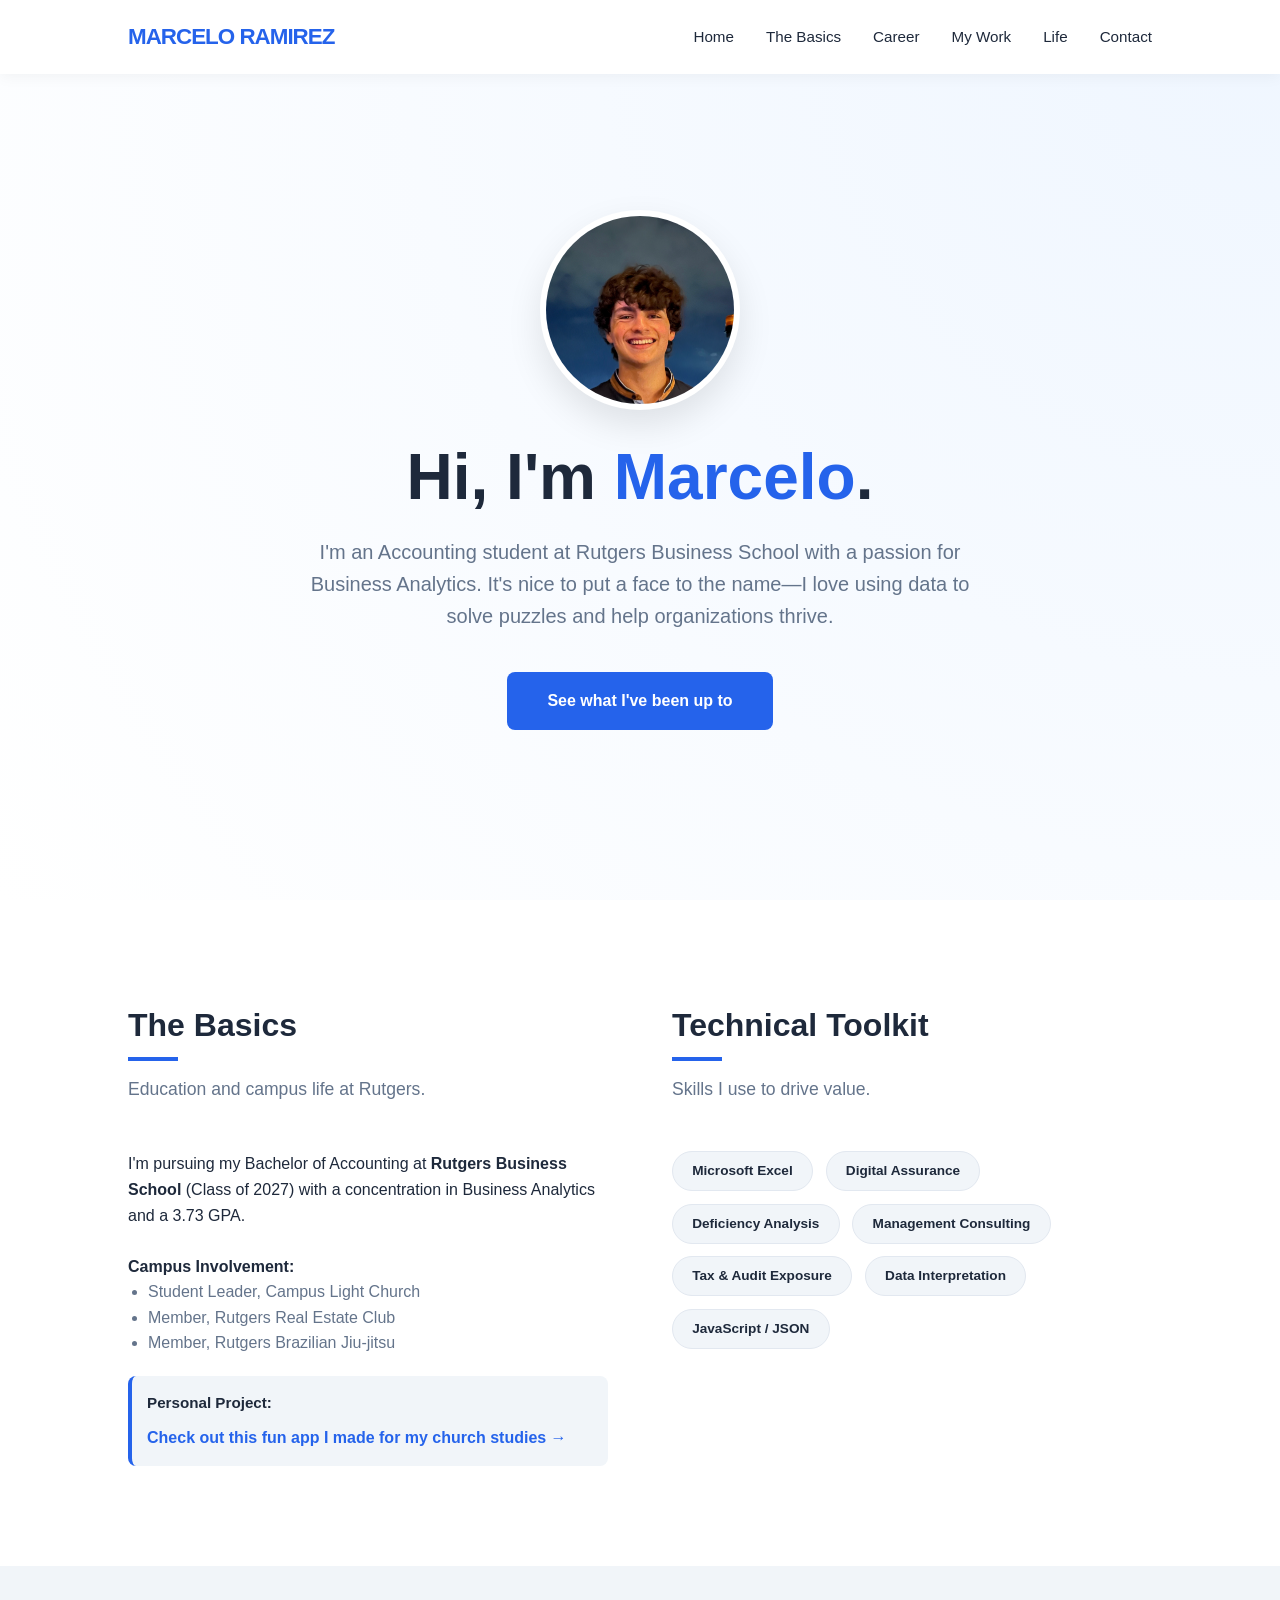
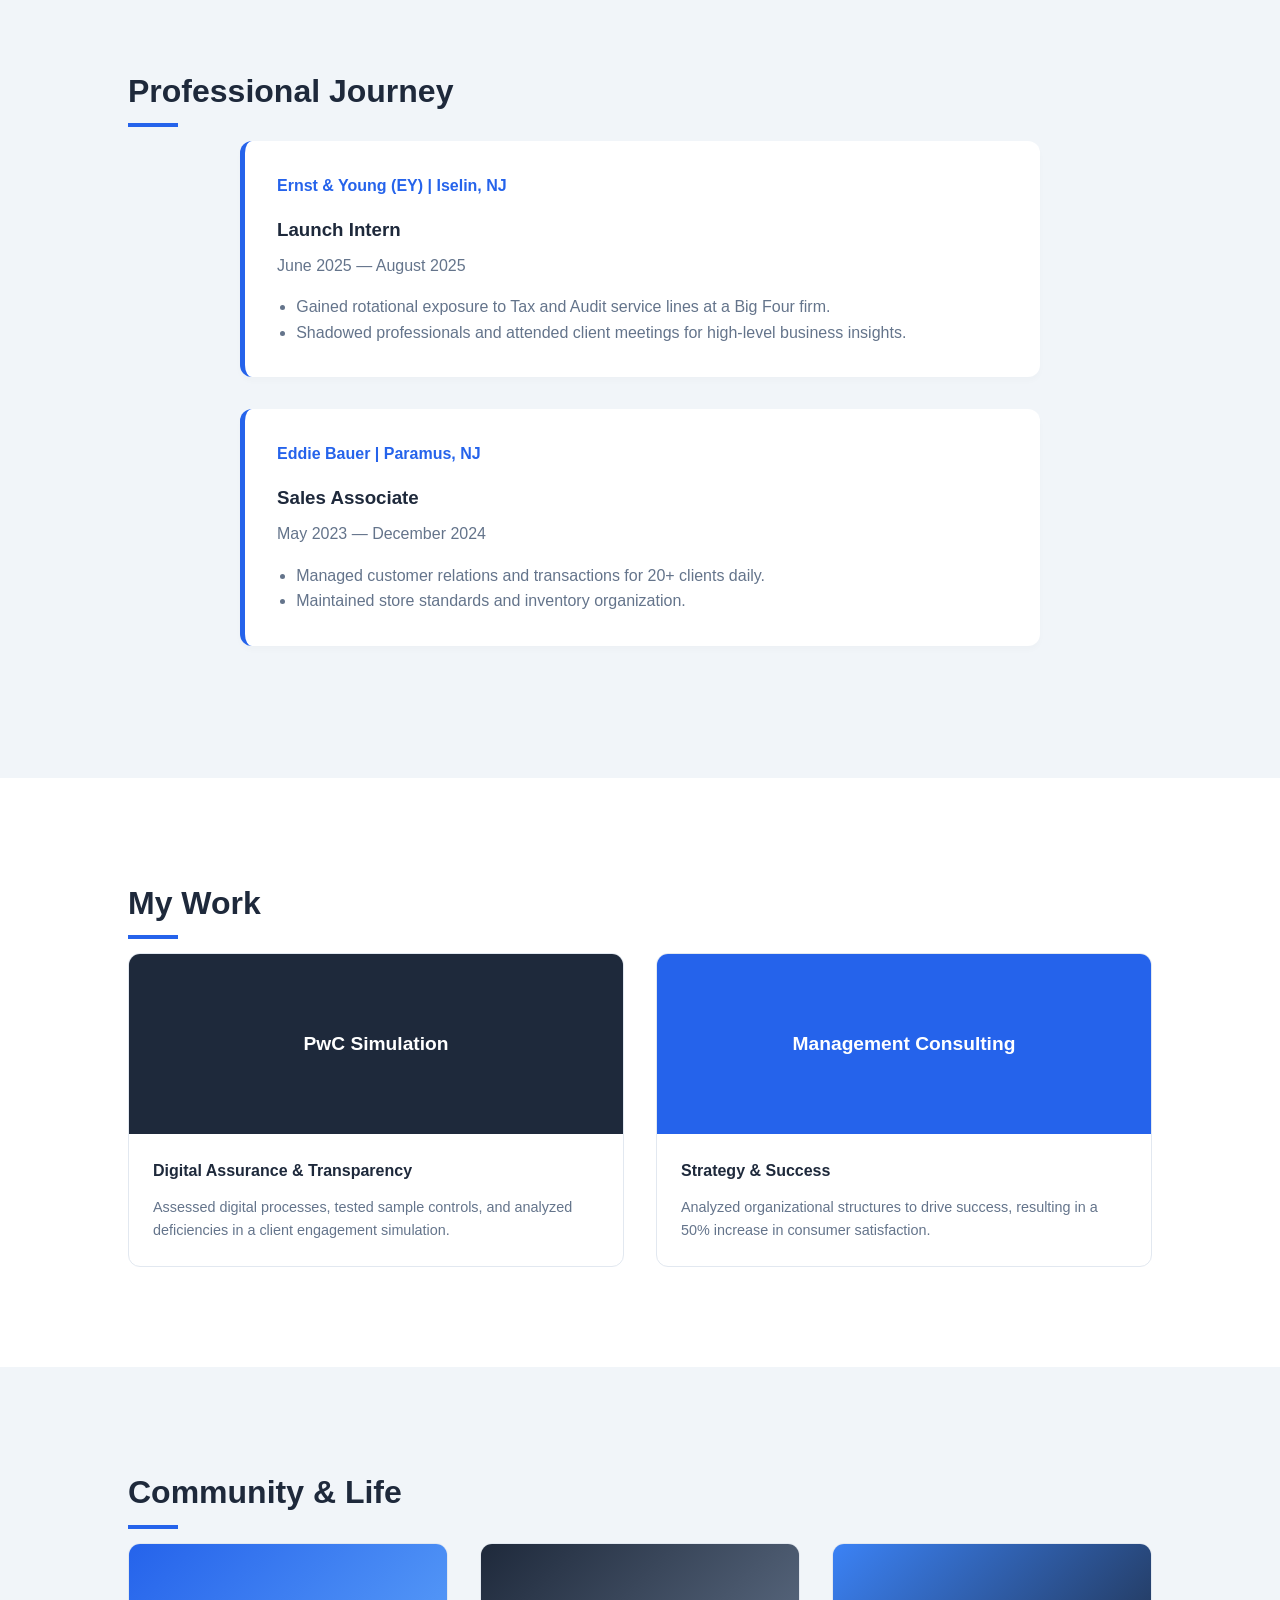
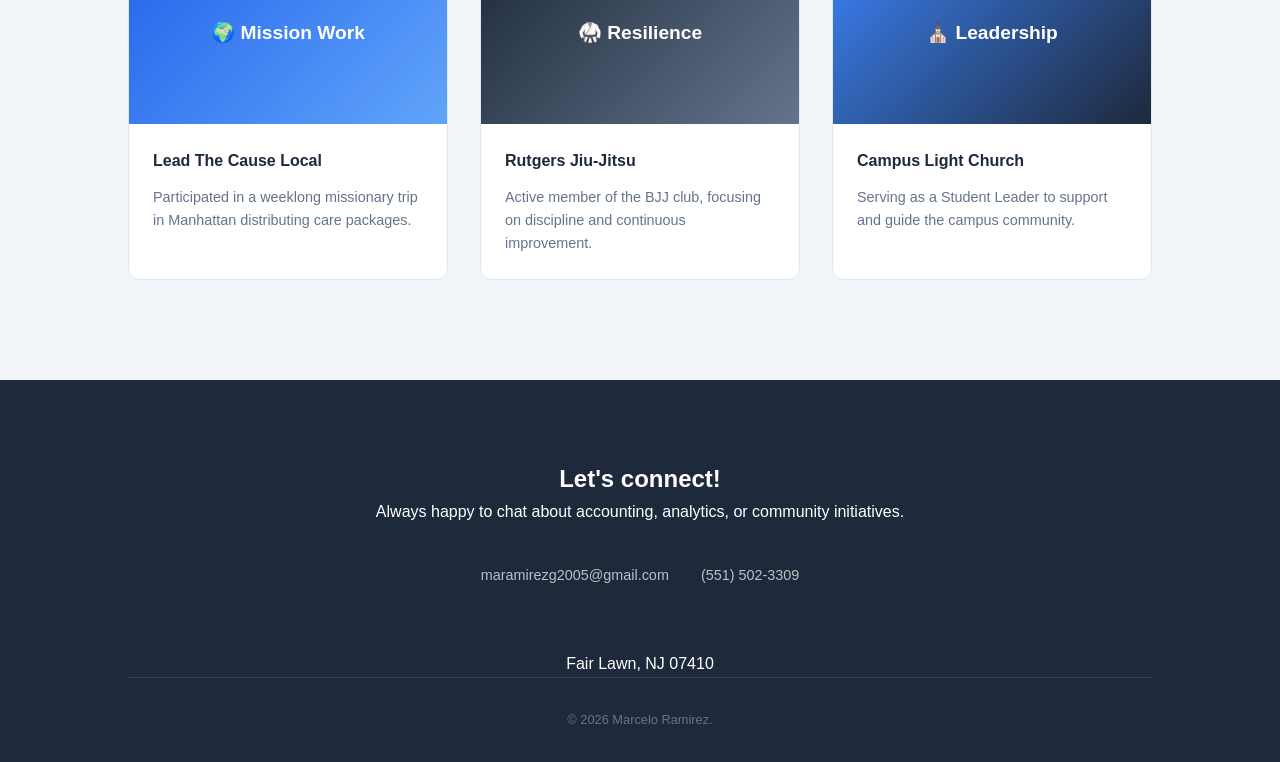
<file: index.html>
<!DOCTYPE html>
<html lang="en">
<head>
    <meta charset="UTF-8">
    <meta name="viewport" content="width=device-width, initial-scale=1.0">
    <title>Hi, I'm Marcelo | Accounting & Analytics</title>
    <style>
        /* --- CSS Variables & Reset --- */
        :root {
            --primary-blue: #2563eb;
            --dark-grey: #1e293b;
            --medium-grey: #64748b;
            --light-grey: #f1f5f9;
            --white: #ffffff;
            --transition: all 0.4s cubic-bezier(0.4, 0, 0.2, 1);
        }

        * {
            margin: 0;
            padding: 0;
            box-sizing: border-box;
        }

        body {
            font-family: 'Inter', -apple-system, BlinkMacSystemFont, "Segoe UI", Roboto, sans-serif;
            line-height: 1.6;
            color: var(--dark-grey);
            background-color: var(--white);
            overflow-x: hidden;
        }

        /* --- Scroll Animation Classes --- */
        .reveal {
            opacity: 0;
            transform: translateY(30px);
            transition: var(--transition);
        }

        .reveal.active {
            opacity: 1;
            transform: translateY(0);
        }

        /* --- Navigation --- */
        nav {
            position: fixed;
            top: 0;
            width: 100%;
            background: rgba(255, 255, 255, 0.95);
            backdrop-filter: blur(10px);
            padding: 1.2rem 10%;
            display: flex;
            justify-content: space-between;
            align-items: center;
            z-index: 1000;
            box-shadow: 0 2px 15px rgba(0,0,0,0.05);
        }

        .logo {
            font-weight: 800;
            font-size: 1.4rem;
            color: var(--primary-blue);
            text-decoration: none;
            letter-spacing: -1px;
        }

        .nav-links {
            display: flex;
            gap: 2rem;
        }

        .nav-links a {
            text-decoration: none;
            color: var(--dark-grey);
            font-weight: 500;
            font-size: 0.95rem;
            transition: var(--transition);
        }

        .nav-links a:hover {
            color: var(--primary-blue);
        }

        /* --- Global Section Styling --- */
        section {
            padding: 100px 10%;
        }

        .section-title {
            font-size: 2rem;
            margin-bottom: 1.5rem;
            position: relative;
            display: inline-block;
        }

        .section-title::after {
            content: '';
            position: absolute;
            bottom: -10px;
            left: 0;
            width: 50px;
            height: 4px;
            background: var(--primary-blue);
        }

        .section-subtitle {
            color: var(--medium-grey);
            margin-bottom: 3rem;
            font-size: 1.1rem;
        }

        /* --- Hero Section & Headshot Styling --- */
        #home {
            min-height: 100vh;
            display: flex;
            align-items: center;
            justify-content: center;
            padding: 120px 10% 80px;
            background: radial-gradient(circle at top right, #eff6ff, transparent);
            text-align: center;
        }

        .hero-content {
            display: flex;
            flex-direction: column;
            align-items: center;
        }

        .headshot-container {
            width: 200px;
            height: 200px;
            border-radius: 50%;
            overflow: hidden;
            border: 6px solid var(--white);
            box-shadow: 0 15px 35px rgba(0,0,0,0.1);
            margin-bottom: 2rem;
            background-color: var(--light-grey);
        }

        .headshot-container img {
            width: 100%;
            height: 100%;
            object-fit: cover;
            object-position: center;
        }

        .hero-content h1 {
            font-size: clamp(2.5rem, 6vw, 4rem);
            line-height: 1.1;
            margin-bottom: 1.5rem;
            color: var(--dark-grey);
        }

        .hero-content p {
            font-size: 1.25rem;
            color: var(--medium-grey);
            max-width: 700px;
            margin: 0 auto 2.5rem;
        }

        .btn {
            padding: 1rem 2.5rem;
            background: var(--primary-blue);
            color: var(--white);
            text-decoration: none;
            border-radius: 8px;
            font-weight: 600;
            transition: var(--transition);
            display: inline-block;
        }

        .btn:hover {
            transform: translateY(-3px);
            box-shadow: 0 10px 20px rgba(37, 99, 235, 0.2);
            filter: brightness(1.1);
        }

        /* --- About Section --- */
        .about-container {
            display: grid;
            grid-template-columns: 1fr 1fr;
            gap: 4rem;
            align-items: flex-start;
        }

        .skills-grid {
            display: flex;
            flex-wrap: wrap;
            gap: 0.8rem;
        }

        .skill-tag {
            background: var(--light-grey);
            color: var(--dark-grey);
            padding: 0.5rem 1.2rem;
            border-radius: 50px;
            font-size: 0.85rem;
            font-weight: 600;
            border: 1px solid #e2e8f0;
        }

        /* --- Experience Section --- */
        #experience { background: var(--light-grey); }

        .timeline {
            max-width: 800px;
            margin: 0 auto;
        }

        .exp-card {
            background: var(--white);
            padding: 2rem;
            border-radius: 12px;
            margin-bottom: 2rem;
            box-shadow: 0 4px 6px rgba(0,0,0,0.02);
            border-left: 5px solid var(--primary-blue);
        }

        .exp-card h3 { color: var(--dark-grey); margin-bottom: 0.5rem; }
        .exp-card .company { color: var(--primary-blue); font-weight: 700; margin-bottom: 1rem; display: block; }
        .exp-card ul { margin-left: 1.2rem; color: var(--medium-grey); }

        /* --- Grids --- */
        .grid-layout {
            display: grid;
            grid-template-columns: repeat(auto-fit, minmax(300px, 1fr));
            gap: 2rem;
        }

        .card {
            background: var(--white);
            border-radius: 12px;
            overflow: hidden;
            border: 1px solid #e2e8f0;
            transition: var(--transition);
        }

        .card:hover {
            transform: translateY(-10px);
            box-shadow: 0 20px 25px -5px rgba(0,0,0,0.1);
        }

        .card-img {
            height: 180px;
            display: flex;
            align-items: center;
            justify-content: center;
            color: var(--white);
            font-size: 1.2rem;
            font-weight: bold;
            padding: 20px;
            text-align: center;
        }

        .card-body { padding: 1.5rem; }
        .card-body h4 { margin-bottom: 0.8rem; }
        .card-body p { color: var(--medium-grey); font-size: 0.9rem; }

        /* --- Footer --- */
        footer {
            background: var(--dark-grey);
            color: var(--white);
            padding: 5rem 10% 2rem;
            text-align: center;
        }

        .social-links {
            display: flex;
            justify-content: center;
            gap: 2rem;
            margin: 2.5rem 0 4rem;
        }

        .social-links a {
            color: var(--white);
            text-decoration: none;
            font-size: 0.9rem;
            opacity: 0.7;
            transition: var(--transition);
        }

        .social-links a:hover { opacity: 1; color: var(--primary-blue); }

        .copyright {
            font-size: 0.8rem;
            color: var(--medium-grey);
            border-top: 1px solid #334155;
            padding-top: 2rem;
        }

        @media (max-width: 768px) {
            .about-container { grid-template-columns: 1fr; }
            .nav-links { display: none; }
            section { padding: 60px 5%; }
            #home { padding-top: 100px; }
            .headshot-container { width: 160px; height: 160px; }
        }
    </style>
</head>
<body>

    <nav>
        <a href="#" class="logo">MARCELO RAMIREZ</a>
        <div class="nav-links">
            <a href="#home">Home</a>
            <a href="#about">The Basics</a>
            <a href="#experience">Career</a>
            <a href="#projects">My Work</a>
            <a href="#hobbies">Life</a>
            <a href="#contact">Contact</a>
        </div>
    </nav>

    <section id="home">
        <div class="hero-content reveal">
            
            <div class="headshot-container">
                <img src="marcelo-headshot.jpg" alt="Marcelo Ramirez Headshot">
            </div>

            <h1>Hi, I'm <span style="color: var(--primary-blue);">Marcelo</span>.</h1>
            <p>I'm an Accounting student at Rutgers Business School with a passion for Business Analytics. It's nice to put a face to the name—I love using data to solve puzzles and help organizations thrive.</p>
            <a href="#experience" class="btn">See what I've been up to</a>
        </div>
    </section>

    <section id="about">
        <div class="about-container">
            <div class="reveal">
                <h2 class="section-title">The Basics</h2>
                <p class="section-subtitle">Education and campus life at Rutgers.</p>
                <p>I'm pursuing my Bachelor of Accounting at <strong>Rutgers Business School</strong> (Class of 2027) with a concentration in Business Analytics and a 3.73 GPA.</p>
                <br>
                <p><strong>Campus Involvement:</strong></p>
                <ul style="margin-left: 20px; color: var(--medium-grey); margin-bottom: 20px;">
                    <li>Student Leader, Campus Light Church</li>
                    <li>Member, Rutgers Real Estate Club</li>
                    <li>Member, Rutgers Brazilian Jiu-jitsu</li>
                </ul>
                
                <div style="background: var(--light-grey); padding: 15px; border-radius: 8px; border-left: 4px solid var(--primary-blue);">
                    <p style="font-size: 0.95rem; margin-bottom: 10px;"><strong>Personal Project:</strong></p>
                    <a href="app.html" style="color: var(--primary-blue); font-weight: 700; text-decoration: none; display: flex; align-items: center; gap: 8px;">
                        Check out this fun app I made for my church studies &rarr;
                    </a>
                </div>
            </div>
            
            <div class="reveal">
                <h2 class="section-title">Technical Toolkit</h2>
                <p class="section-subtitle">Skills I use to drive value.</p>
                <div class="skills-grid">
                    <span class="skill-tag">Microsoft Excel</span>
                    <span class="skill-tag">Digital Assurance</span>
                    <span class="skill-tag">Deficiency Analysis</span>
                    <span class="skill-tag">Management Consulting</span>
                    <span class="skill-tag">Tax & Audit Exposure</span>
                    <span class="skill-tag">Data Interpretation</span>
                    <span class="skill-tag">JavaScript / JSON</span>
                </div>
            </div>
        </div>
    </section>

    <section id="experience">
        <h2 class="section-title reveal">Professional Journey</h2>
        <div class="timeline">
            <div class="exp-card reveal">
                <span class="company">Ernst & Young (EY) | Iselin, NJ</span>
                <h3>Launch Intern</h3>
                <p style="margin-bottom: 1rem; font-weight: 500; color: var(--medium-grey);">June 2025 — August 2025</p>
                <ul>
                    <li>Gained rotational exposure to Tax and Audit service lines at a Big Four firm.</li>
                    <li>Shadowed professionals and attended client meetings for high-level business insights.</li>
                </ul>
            </div>

            <div class="exp-card reveal">
                <span class="company">Eddie Bauer | Paramus, NJ</span>
                <h3>Sales Associate</h3>
                <p style="margin-bottom: 1rem; font-weight: 500; color: var(--medium-grey);">May 2023 — December 2024</p>
                <ul>
                    <li>Managed customer relations and transactions for 20+ clients daily.</li>
                    <li>Maintained store standards and inventory organization.</li>
                </ul>
            </div>
        </div>
    </section>

    <section id="projects">
        <h2 class="section-title reveal">My Work</h2>
        <div class="grid-layout">
            <div class="card reveal">
                <div class="card-img" style="background: var(--dark-grey);">PwC Simulation</div>
                <div class="card-body">
                    <h4>Digital Assurance & Transparency</h4>
                    <p>Assessed digital processes, tested sample controls, and analyzed deficiencies in a client engagement simulation.</p>
                </div>
            </div>

            <div class="card reveal">
                <div class="card-img" style="background: var(--primary-blue);">Management Consulting</div>
                <div class="card-body">
                    <h4>Strategy & Success</h4>
                    <p>Analyzed organizational structures to drive success, resulting in a 50% increase in consumer satisfaction.</p>
                </div>
            </div>
        </div>
    </section>

    <section id="hobbies" style="background-color: var(--light-grey);">
        <h2 class="section-title reveal">Community & Life</h2>
        <div class="grid-layout">
            <div class="card reveal">
                <div class="card-img" style="background: linear-gradient(135deg, var(--primary-blue), #60a5fa);">🌍 Mission Work</div>
                <div class="card-body">
                    <h4>Lead The Cause Local</h4>
                    <p>Participated in a weeklong missionary trip in Manhattan distributing care packages.</p>
                </div>
            </div>

            <div class="card reveal">
                <div class="card-img" style="background: linear-gradient(135deg, var(--dark-grey), var(--medium-grey));">🥋 Resilience</div>
                <div class="card-body">
                    <h4>Rutgers Jiu-Jitsu</h4>
                    <p>Active member of the BJJ club, focusing on discipline and continuous improvement.</p>
                </div>
            </div>

            <div class="card reveal">
                <div class="card-img" style="background: linear-gradient(135deg, #3b82f6, var(--dark-grey));">⛪ Leadership</div>
                <div class="card-body">
                    <h4>Campus Light Church</h4>
                    <p>Serving as a Student Leader to support and guide the campus community.</p>
                </div>
            </div>
        </div>
    </section>

    <footer id="contact">
        <div class="contact-info reveal">
            <h2>Let's connect!</h2>
            <p>Always happy to chat about accounting, analytics, or community initiatives.</p>
            <div class="social-links">
                <a href="mailto:maramirezg2005@gmail.com">maramirezg2005@gmail.com</a>
                <a href="tel:5515023309">(551) 502-3309</a>
            </div>
            <p>Fair Lawn, NJ 07410</p>
            <p class="copyright">© 2026 Marcelo Ramirez.</p>
        </div>
    </footer>

    <script>
        const observerOptions = { threshold: 0.15 };
        const observer = new IntersectionObserver((entries) => {
            entries.forEach(entry => {
                if (entry.isIntersecting) {
                    entry.target.classList.add('active');
                }
            });
        }, observerOptions);

        document.querySelectorAll('.reveal').forEach(el => observer.observe(el));

        document.querySelectorAll('a[href^="#"]').forEach(anchor => {
            anchor.addEventListener('click', function (e) {
                e.preventDefault();
                document.querySelector(this.getAttribute('href')).scrollIntoView({
                    behavior: 'smooth'
                });
            });
        });
    </script>
</body>
</html>
</file>
